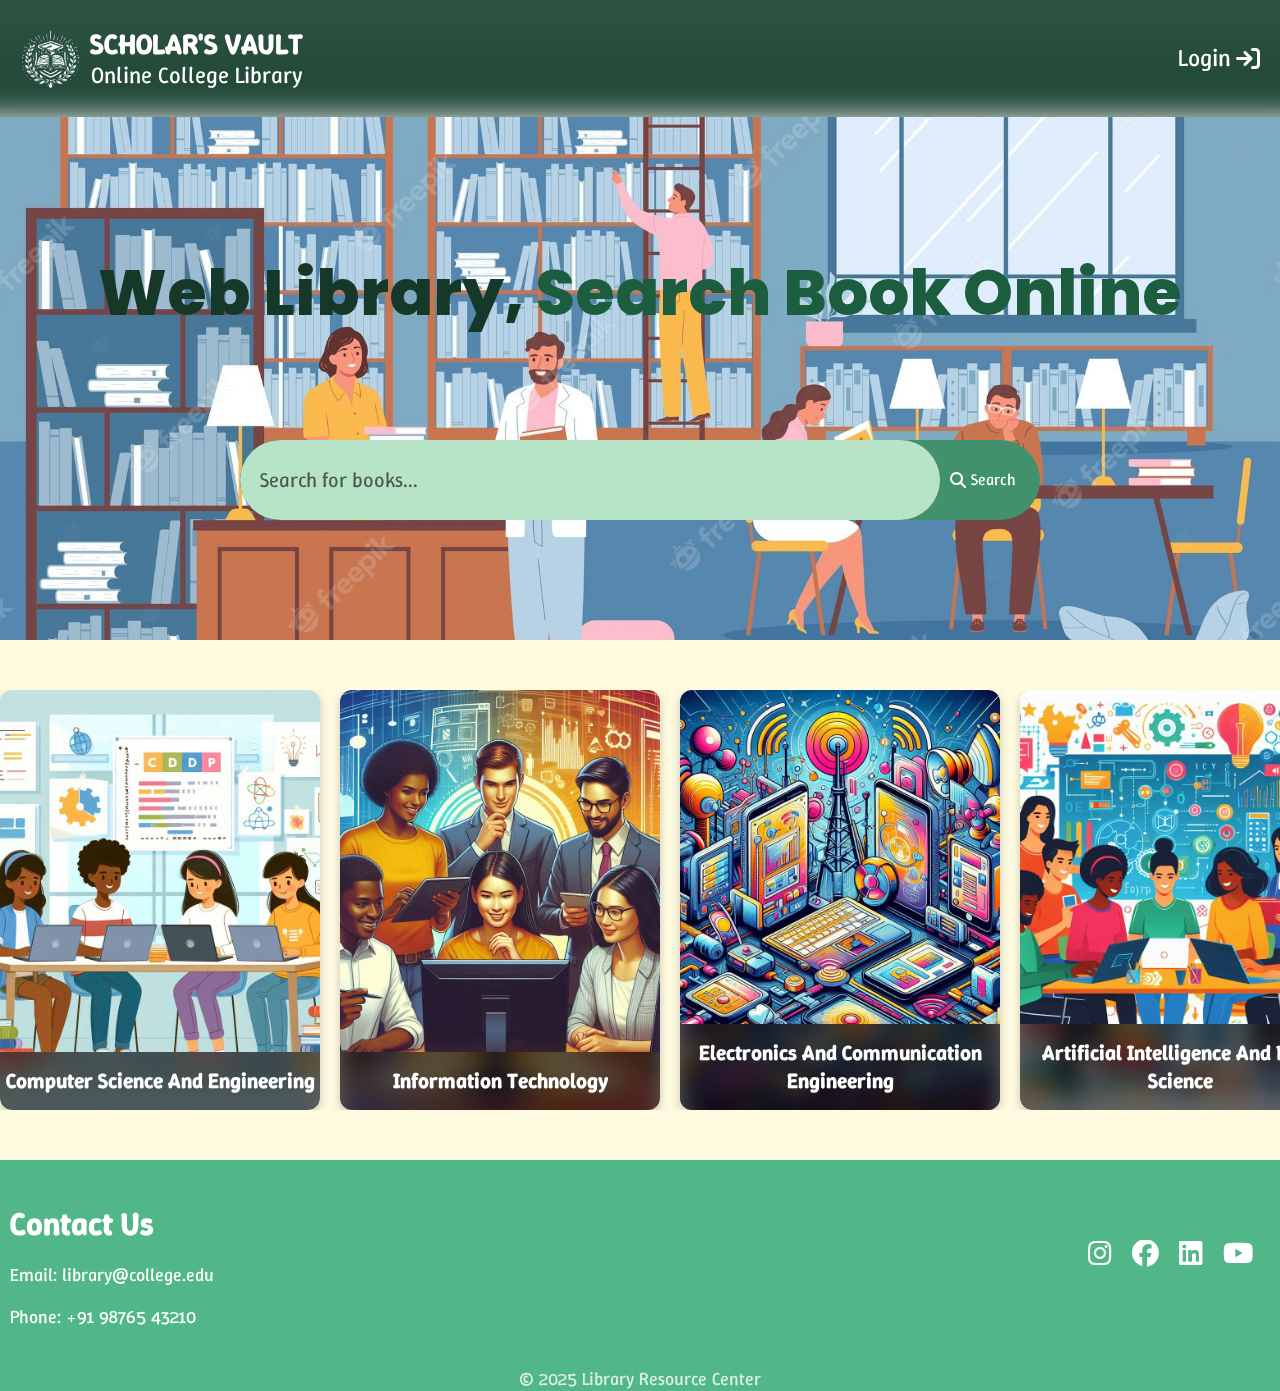
<file: index.html>
<!DOCTYPE html>
<html lang="en">
<head>
    <meta charset="UTF-8">
    <meta name="viewport" content="width=device-width, initial-scale=1.0">
    <title>Library Resource</title>
    <link rel="icon" type="image/png" href="./img/scholar_vault_logo 1.1.png">
    <link rel="stylesheet" href="styles.css">
    <link rel="stylesheet" href="https://cdnjs.cloudflare.com/ajax/libs/font-awesome/6.7.2/css/all.min.css">
    <link rel="preconnect" href="https://fonts.googleapis.com">
    <link rel="preconnect" href="https://fonts.gstatic.com" crossorigin>
    <link href="https://fonts.googleapis.com/css2?family=Montserrat:ital,wght@0,100..900;1,100..900&family=Poppins:ital,wght@0,100;0,200;0,300;0,400;0,500;0,600;0,700;0,800;0,900;1,100;1,200;1,300;1,400;1,500;1,600;1,700;1,800;1,900&family=Winky+Sans:ital,wght@0,300..900;1,300..900&display=swap" rel="stylesheet">
    <link href="https://fonts.googleapis.com/css2?family=Montserrat:ital,wght@0,100..900;1,100..900&family=Oswald:wght@200..700&family=Poppins:ital,wght@0,100;0,200;0,300;0,400;0,500;0,600;0,700;0,800;0,900;1,100;1,200;1,300;1,400;1,500;1,600;1,700;1,800;1,900&family=Winky+Sans:ital,wght@0,300..900;1,300..900&display=swap" rel="stylesheet">
</head>
<body>
    <!-- -------------nav-bar-------------- -->
    <nav>
        <div class="logo">
            <img src="./img/scholar_vault_logo 1.1.png" alt="Logo">
            <h1>SCHOLAR'S VAULT<span class="logo-text">Online College Library</span></h1>
        </div>
        <a href="#" class="login-btn">Login <i class="fa-solid fa-arrow-right-to-bracket"></i></a>
    </nav>
    <!-- -----------nav-bar end------------- -->
    
    <!-- --------------main body---------------- -->
    <main>
        <!-- ----------search bar------------- -->
        <div class="search-bar-box">
            <div id="txt-grp">
                Web Library, <span id="txt">Search Book Online</span>
            </div>
            <div id="search-container">
                <div id="search-bar">Search for books...</div>
                <div id="search-icon">
                    <i class="fa-solid fa-magnifying-glass"></i>
                    <span>Search</span>  
                </div>    
            </div>
        </div>
        
        <div class="scrolling-cards-container">
            <div class="scrolling-cards">
                <div class="card card-1"><span class="card-text">Computer Science And Engineering</span></div>
                <div class="card card-2"><span class="card-text">Information Technology</span></div>
                <div class="card card-3"><span class="card-text">Electronics And Communication Engineering</span></div>
                <div class="card card-4"><span class="card-text">Artificial Intelligence And Data Science</span></div>
                <div class="card card-5"><span class="card-text">Mechatronics Engineering</span></div>
                <div class="card card-6"><span class="card-text">Civil Engineering</span></div>
                <div class="card card-7"><span class="card-text">Mechanical Engineering</span></div>
                <div class="card card-8"><span class="card-text">Industrial And Production</span></div>
                <div class="card card-9"><span class="card-text">Non-Academic</span></div>
            </div>
        
            <!-- Duplicate of the scrolling cards for infinite effect -->
            <div class="scrolling-cards">
                <div class="card card-1"><span class="card-text">Computer Science And Engineering</span></div>
                <div class="card card-2"><span class="card-text">Information Technology</span></div>
                <div class="card card-3"><span class="card-text">Electronics And Communication Engineering</span></div>
                <div class="card card-4"><span class="card-text">Artificial Intelligence And Data Science</span></div>
                <div class="card card-5"><span class="card-text">Mechatronics Engineering</span></div>
                <div class="card card-6"><span class="card-text">Civil Engineering</span></div>
                <div class="card card-7"><span class="card-text">Mechanical Engineering</span></div>
                <div class="card card-8"><span class="card-text">Industrial And Production</span></div>
                <div class="card card-9"><span class="card-text">Non-Academic</span></div>
            </div>
        </div>
        
    </main>

    <div id="search-modal" class="modal hidden">
        <div class="modal-content">
            <span class="close-btn" id="close-modal">&times;</span>
            <div class="model-side-bar">
                <img src="./img/domain-choose.svg" alt="">
            </div>
            <div class="bubble-container">
                <div>
                    <div class="modal-img">
                        <img src="./img/img1.png" height="100px" alt="">
                    </div><br>
                    <span class="category">CSE</span>
                </div>
                <div>
                    <a href="./DeptOfIT/IT.html" style="text-decoration: none; color: black;">
                        <div class="modal-img">
                            <img src="./img/img2.png" height="100px" alt="">
                        </div><br>
                        <span class="category">IT</span>
                    </a>
                </div>
                <div>
                    <div class="modal-img">
                        <img src="./img/img3.png" height="100px" alt="">
                    </div><br>
                    <span class="category">ECE</span>
                </div>
                <div>
                    <div class="modal-img">
                        <img src="./img/img4.png" height="100px" alt="">
                    </div><br>
                    <span class="category">AIADS</span>
                </div>
                <div>
                    <div class="modal-img">
                        <img src="./img/img4.png" height="100px" alt="">
                    </div><br>
                    <span class="category">MT</span>
                </div>
                <div>
                    <div class="modal-img">
                        <img src="./img/img4.png" height="100px" alt="">
                    </div><br>
                    <span class="category">CE</span>
                </div>
                <div>
                    <div class="modal-img">
                        <img src="./img/img4.png" height="100px" alt="">
                    </div><br>
                    <span class="category">ME</span>
                </div>
                <div>
                    <div class="modal-img">
                        <img src="./img/img4.png" height="100px" alt="">
                    </div><br>
                    <span class="category">IP</span>
                </div>
                <div>
                    <div class="modal-img">
                        <img src="./img/img4.png" height="100px" alt="">
                    </div><br>
                    <span class="category">Non-Academin</span>
                </div>
            </div>
        </div>
    </div>
    <!-- ------------------main body end------------------ -->

    <!-- --------------footer------------------ -->
    <footer>
        <div class="footer-content">
            <div class="contact-info">
                <h3>Contact Us</h3>
                <p>Email: library@college.edu</p>
                <p>Phone: +91 98765 43210</p>
            </div>
            <div class="social-icons">
                <a href="https://www.instagram.com" title="Instagram"><i class="fa-brands fa-instagram"></i></a>
                <a href="https://www.facebook.com" title="Facebook"><i class="fa-brands fa-facebook"></i></a>
                <a href="https://www.linkedin.com" title="LinkedIn"><i class="fa-brands fa-linkedin"></i></a>
                <a href="https://www.youtube.com" title="YouTube"><i class="fa-brands fa-youtube"></i></a>
            </div>
        </div>
        <div class="footer-bottom">
            &copy; 2025 Library Resource Center
        </div>
    </footer>
    

    <script src="script.js"></script>
</body>
</html>
</file>
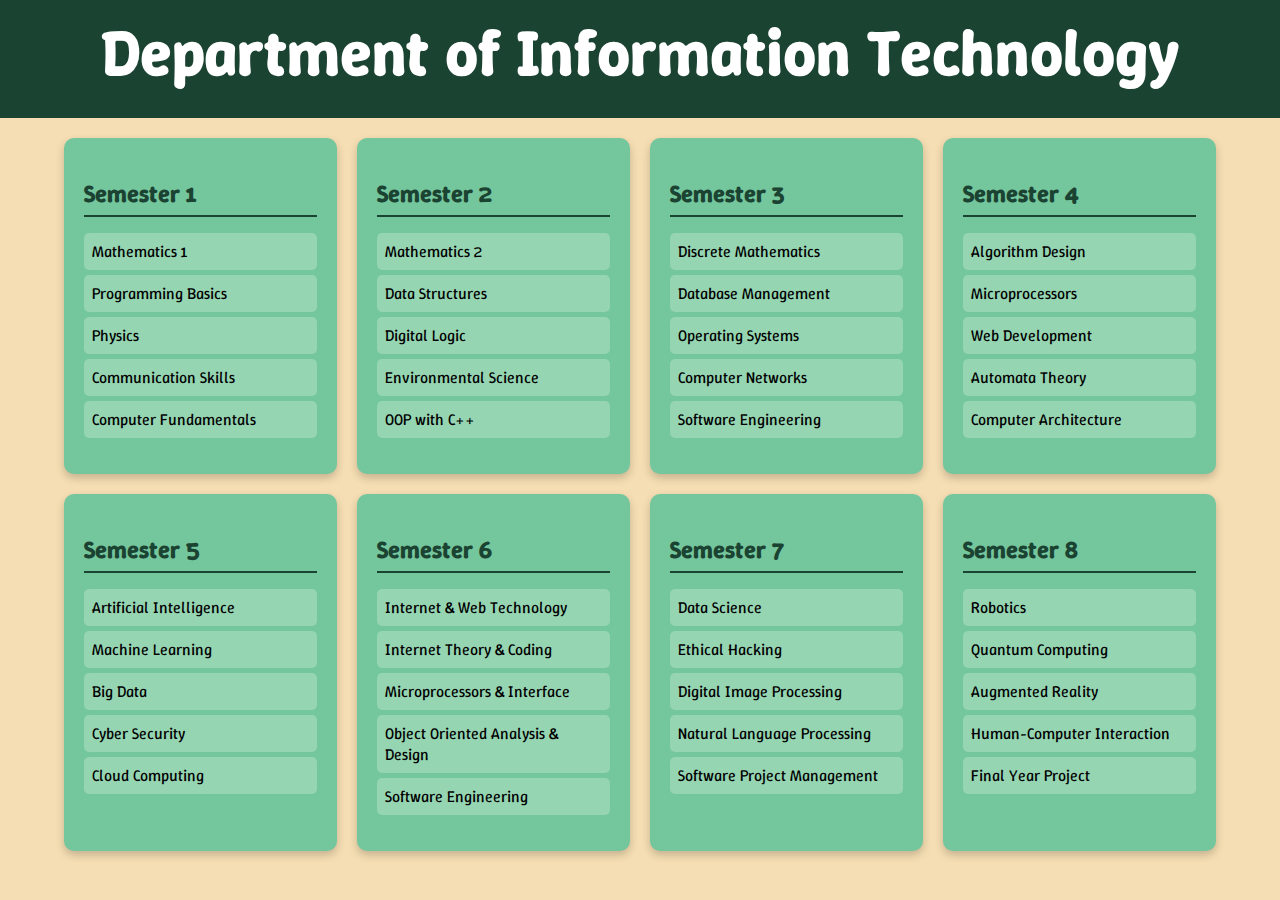
<file: DeptOfIT/IT.html>
<!DOCTYPE html>
<html lang="en">
<head>
    <meta charset="UTF-8">
    <meta name="viewport" content="width=device-width, initial-scale=1.0">
    <title>Department of IT</title>
    <link rel="icon" type="image/png" href="../img/scholar_vault_logo 1.1.png">
    <link rel="stylesheet" href="IT.css">
    <link rel="stylesheet" href="https://cdnjs.cloudflare.com/ajax/libs/font-awesome/6.7.2/css/all.min.css">
    <link rel="preconnect" href="https://fonts.googleapis.com">
    <link rel="preconnect" href="https://fonts.gstatic.com" crossorigin>
    <link href="https://fonts.googleapis.com/css2?family=Montserrat:ital,wght@0,100..900;1,100..900&family=Poppins:ital,wght@0,100;0,200;0,300;0,400;0,500;0,600;0,700;0,800;0,900;1,100;1,200;1,300;1,400;1,500;1,600;1,700;1,800;1,900&family=Winky+Sans:ital,wght@0,300..900;1,300..900&display=swap" rel="stylesheet">
    <link href="https://fonts.googleapis.com/css2?family=Montserrat:ital,wght@0,100..900;1,100..900&family=Oswald:wght@200..700&family=Poppins:ital,wght@0,100;0,200;0,300;0,400;0,500;0,600;0,700;0,800;0,900;1,100;1,200;1,300;1,400;1,500;1,600;1,700;1,800;1,900&family=Winky+Sans:ital,wght@0,300..900;1,300..900&display=swap" rel="stylesheet">
</head>
<body>
    <div class="container">
        <h1>Department of Information Technology</h1>
        <div class="grid">
            <div class="card">
                <h2>Semester 1</h2>
                <ul>
                    <li>Mathematics 1</li>
                    <li>Programming Basics</li>
                    <li>Physics</li>
                    <li>Communication Skills</li>
                    <li>Computer Fundamentals</li>
                </ul>
            </div>
            <div class="card">
                <h2>Semester 2</h2>
                <ul>
                    <li>Mathematics 2</li>
                    <li>Data Structures</li>
                    <li>Digital Logic</li>
                    <li>Environmental Science</li>
                    <li>OOP with C++</li>
                </ul>
            </div>
            <div class="card">
                <h2>Semester 3</h2>
                <ul>
                    <li>Discrete Mathematics</li>
                    <li>Database Management</li>
                    <li>Operating Systems</li>
                    <li>Computer Networks</li>
                    <li>Software Engineering</li>
                </ul>
            </div>
            <div class="card">
                <h2>Semester 4</h2>
                <ul>
                    <li>Algorithm Design</li>
                    <li>Microprocessors</li>
                    <li>Web Development</li>
                    <li>Automata Theory</li>
                    <li>Computer Architecture</li>
                </ul>
            </div>
            <div class="card">
                <h2>Semester 5</h2>
                <ul>
                    <li>Artificial Intelligence</li>
                    <li>Machine Learning</li>
                    <li>Big Data</li>
                    <li>Cyber Security</li>
                    <li>Cloud Computing</li>
                </ul>
            </div>
            <a href="#" style="text-decoration: none;">
                <div class="card">
                    <h2>Semester 6</h2>
                    <ul style="color: black;">
                        <li>Internet & Web Technology</li>
                        <li>Internet Theory & Coding</li>
                        <li>Microprocessors & Interface</li>
                        <li>Object Oriented Analysis & Design</li>
                        <li>Software Engineering</li>
                    </ul>
                </div>
            </a>
            <div class="card">
                <h2>Semester 7</h2>
                <ul>
                    <li>Data Science</li>
                    <li>Ethical Hacking</li>
                    <li>Digital Image Processing</li>
                    <li>Natural Language Processing</li>
                    <li>Software Project Management</li>
                </ul>
            </div>
            <div class="card">
                <h2>Semester 8</h2>
                <ul>
                    <li>Robotics</li>
                    <li>Quantum Computing</li>
                    <li>Augmented Reality</li>
                    <li>Human-Computer Interaction</li>
                    <li>Final Year Project</li>
                </ul>
            </div>
        </div>
    </div>
</body>
</html>
</file>
<file: styles.css>
*{
    overflow-x: hidden;
    overflow-y: auto;
        /* scrollbar-width: none; For Firefox */
    }
    
    *::-webkit-scrollbar {
        display: none; /* For Chrome, Safari, and Edge */
}

body {
    font-family: "Winky Sans", sans-serif;
    /* font-optical-sizing: auto; */
    /* font-weight: 100px; */
    /* font-style: normal; */
    margin: 0;
    padding: 0;
    text-align: center;
}

/* ----- NAVIGATION BAR ----- */
nav {
    display: flex;
    justify-content: space-between;
    align-items: center;
    background: #1b4332;
    color: white;
    padding: 8px 20px; 
    position: relative;
    max-width: 100%; /* Makes the navbar sit within the content width */
    /* margin: 20px auto; */
    /* border-radius: 12px; */
    box-shadow: 0px 4px 10px rgba(0, 0, 0, 0.2); /* Subtle shadow for depth */
    overflow: hidden;
    z-index: -10;
}

/* White Blurry Gradient Overlay */
nav::before {
    content: "";
    position: absolute;
    top: -20%;
    left: 0;
    width: 100%;
    height: 140%; /* Extends beyond navbar for better blur effect */
    background: linear-gradient(to bottom, rgba(255, 255, 255, 0.1), transparent); /* White gradient */
    -webkit-backdrop-filter: blur(15px); /* Safari support */
    backdrop-filter: blur(15px); /* Soft blur effect */
    z-index: -1; /* Places the blur behind the navbar content */
}

/* Logo Section */
.logo {
    display: flex;
    align-items: center;
    gap: 10px;
}

.logo img {
    height: 60px; /* Adjusted for a slimmer navbar */
}

.logo h1 {
    font-size: 1.8em;
    display: flex;
    flex-direction: column;
    line-height: 1.2;
}

.logo-text {
    font-size: 0.8em;
    font-weight: lighter;
}

/* Login Button */
.login-btn{
    color: white;
    text-decoration: none;
    font-size: 1.5em;
    transition: color 0.3s ease-in-out;
    cursor: pointer;
    display: flex;
    align-items: center;
    gap: 5px;
}

.login-btn:hover {
    color: red;
}

/* main body */

main{
    display: flex;
    flex-direction: column;
    align-items: center;
    background-color: #fefae0;
}

.search-bar-box {
    width: 100vw;
    height: auto;
    padding: 20px;
    background: url('./img/search\ bar\ bg\ img.jpg') no-repeat center center; /* Background image */
    background-size: cover; /* Ensures it covers the entire container */
    position: relative;
    overflow: hidden;
    display: flex;
    flex-direction: column;
    justify-content: center;
    align-items: center;
    padding-top: 10%;
}

#txt-grp{
    font-family: "Poppins", sans-serif;
    font-size: 4em;
    font-weight: 800;
    color: #153829;
}

#txt{
    color: #1d5d3f;
}

/* search-bar */
#search-container {
    margin-top: 100px;
    margin-bottom: 100px;
    background-color: #40916c;
    border-radius: 50px;
    width: 800px;
    max-width: 950px;
    height: 80px;
    display: flex;
    flex-direction: row;
    align-items: center;
    gap: 10px;
    /* padding-right: 10px; */
}

#search-bar{
    height: 100%;
    width: 85%;
    font-size: larger;
    padding-left: 10px;
    border-radius: 50px;
    border: black;
    background-color: #b7e4c7;
    color: rgba(0, 0, 0, 0.6);
    display: flex;
    justify-content: left;
    align-items: center;
    font-size: 1.3em;
    padding-left: 20px;
}

#search-icon{
    display: flex;
    flex-direction: row;
    align-items: center;
    justify-content: center;
    gap: 5px;
    color: white;
}


/* Scrolling Cards Container */
.scrolling-cards-container {
    width: 100vw;
    overflow: hidden; /* Hide overflow */
    display: flex;
    position: relative;
    padding-top: 50px;
    margin-bottom: 50px;
}

/* Scrolling Cards Wrapper */
.scrolling-cards {
    display: flex;
    gap: 20px; /* Remove extra spacing */
    min-width: 200%;
    animation: scroll 20s linear infinite; /* Smooth infinite scrolling */
}

/* Card Styling */
.card {
    display: flex;
    justify-content: center;
    align-items: flex-end;
    position: relative;
    border-radius: 12px;
    width: 320px; /* Fixed width */
    height: 420px; /* Fixed height */
    flex-shrink: 0;
    font-size: 1.2em;
    font-weight: bold;
    text-align: center;
    color: white;
    overflow: hidden;
    box-shadow: 0 4px 10px rgba(0, 0, 0, 0.2);
    transition: transform 0.3s ease-in-out;
}



/* Background Images for Cards */
.card-1 { background: url(./img/img1.png) center/cover no-repeat; } 
.card-2 { background: url(./img/img2.png) center/cover no-repeat; } 
.card-3 { background: url(./img/img3.png) center/cover no-repeat; } 
.card-4 { background: url(./img/img4.png) center/cover no-repeat; } 
.card-5 { background: url(./img/img4.png) center/cover no-repeat; } 
.card-6 { background: url(./img/img4.png) center/cover no-repeat; } 
.card-7 { background: url(./img/img4.png) center/cover no-repeat; } 
.card-8 { background: url(./img/img4.png) center/cover no-repeat; } 
.card-9 { background: url(./img/img4.png) center/cover no-repeat; }
/* Blur Effect for Text */

.card-text {
    position: absolute;
    bottom: 0;
    width: 100%;
    padding: 15px;
    background: rgba(0, 0, 0, 0.6);
    -webkit-backdrop-filter: blur(12px); /* Safari support */
    backdrop-filter: blur(12px);
    text-align: center;
    font-size: 1.1em;
    font-weight: bold;
    color: white;
    border-bottom-left-radius: 12px;
    border-bottom-right-radius: 12px;
}

/* Infinite Scrolling Animation */
@keyframes scroll {
    from { transform: translateX(0); }
    to { transform: translateX(-100%); } /* Moves left continuously */
}

/* Responsive Adjustments */
@media (max-width: 768px) {
    .scrolling-cards-container {
        padding: 20px;
    }
    .scrolling-cards {
        gap: 15px;
        animation: scroll 30s linear infinite; /* Slower on small screens */
    }
    .card {
        width: 250px;
        height: 350px;
        font-size: 1em;
    }
    .card-text {
        font-size: 0.9em;
        padding: 10px;
    }
}



.modal {
    position: fixed;
    top: 0;
    left: 0;
    width: 100%;
    height: 100%;
    background: rgba(0, 0, 0, 0.5);
    display: flex;
    justify-content: center;
    align-items: center;
}

.modal-content {
    background-color: whitesmoke;
    /* padding-left: 50px; */
    /* padding-right: 50px; */
    /* padding-bottom: 50px; */
    /* padding-top: 50px; */
    border-radius: 10px;
    position: relative;
    width: 1000px;
    font-size: large;
    display: flex;
    flex-direction: row;
    row-gap: 0;
}

.bubble-container > *{
    display:flex;
    flex-direction: column;
    justify-content: center;
    align-items: center;
}

.modal-img {
    width: 150px; /* Set width */
    height: 150px; /* Set height (same as width for a perfect circle) */
    border-radius: 50%; /* Makes it circular */
    overflow: hidden; /* Ensures the image does not overflow */
    border: 3px solid black; /* Black border */
    margin: 10px 0;
}

.modal-img img {
    width: 100%; /* Makes the image fill the div */
    height: 100%; /* Ensures full height */
    object-fit: cover; /* Crops the image to fit without distortion */
    transition: transform 0.3s ease-in-out; /* Smooth hover effect */
}

.modal-img:hover img {
    transform: scale(1.2);
}


.close-btn {
    position: absolute;
    top: 10px;
    right: 10px;
    cursor: pointer;
    font-size: 30px;
}

.hidden {
    display: none;
}

.bubble-container {
    display: grid;
    grid-template-columns: repeat(3, 1fr); /* Creates 3 equal columns */
    grid-template-rows: repeat(3, 1fr); /* Creates 3 equal rows */
    /* gap: 50px ;  */
    gap: 10px 0;
    width: 100%; /* Ensures full width */
    max-width: 700px; /* Optional: Limits width for a neat layout */
    margin: auto; /* Centers the grid */
}

.model-side-bar{
    background-color: #52b788;
    display: flex;
    justify-content: center;
    text-align: center;
    width: 295px;
    /* padding-top: 5%; */
}

footer {
    background-color: #52b788;
    color: white;
    /* padding: 20px 0; */
    text-align: center;
    font-size: large;
}

/* Footer Flexbox Layout */
.footer-content {
    display: flex;
    justify-content: space-between;
    align-items: center;
    max-width: 1500px;
    margin: auto;
    padding: 10px 10px;
}

/* Contact Info */
.contact-info {
    text-align: left;
}

.contact-info h3 {
    margin-bottom: 5px;
    font-size: 1.8em;
}

/* Social Media Icons */
.social-icons {
    display: flex;
    gap: 20px;
    width: 200px;
    height: 100px;
    display: flex;
    justify-content: center;
    align-items: center;
}

.social-icons a {
    color: white;
    font-size: 1.5em;
    transition: transform 0.3s ease-in-out;
}

.social-icons a:hover {
    transform: scale(1.2);
    color: #f4f4f4;
}

/* Instagram (Gradient: Pink, Orange, Purple) */
.social-icons a[href*="instagram"]:hover {
    background: linear-gradient(45deg, #F58529, #FEDA77, #DD2A7B,#8134AF,#515BD4);
    -webkit-background-clip: text;
    background-clip: text;
    -webkit-text-fill-color: transparent;
}

/* Facebook (Official Blue) */
.social-icons a[href*="facebook"]:hover {
    background: linear-gradient(to top, #0165E1, #17A9FD);
    -webkit-background-clip: text;
    background-clip: text;
    -webkit-text-fill-color: transparent;
}

/* LinkedIn (Deep Blue) */
.social-icons a[href*="linkedin"]:hover {
    color: #0A66C2;
}

/* YouTube (Official Red) */
.social-icons a[href*="youtube"]:hover {
   color: #FF0000;
}

/* Footer Bottom */
.footer-bottom {
    margin-top: 10px;
    font-size: 1em;
    opacity: 0.8;
}
</file>
<file: DeptOfIT/IT.css>
body {
    font-family: "Winky Sans", sans-serif;
    background-color: #e6f4ea;
    margin: 0;
    padding: 0;
    text-align: center;
    background-color: wheat;
    overflow-x: hidden;
    overflow-y: auto;
        /* scrollbar-width: none; For Firefox */
    }
    *::-webkit-scrollbar {
        display: none; /* For Chrome, Safari, and Edge */
}

.container {
    width: 100%;
    height: 100vh;
}

h1 {
    color: white;
    margin-bottom: 20px;
    font-size: 4rem;
    margin-top: 0;
    background-color: #1b4332;
    padding-top: 10px;
    height: 12%;
}

.grid {
    width: 90%;
    margin: 20px auto;
    display: grid;
    grid-template-columns: repeat(4, 1fr);
    gap: 20px;
    justify-content: center;
}
.card {
    background: #74c69d;
    padding: 20px;
    border-radius: 10px;
    box-shadow: 0 4px 8px rgba(0, 0, 0, 0.2);
    text-align: left;
}
.card:hover{
    transform: scale(1.05);
    transition: all ease-in-out;
}
.card h2 {
    color: #1b4332;
    border-bottom: 2px solid #1b4332;
    padding-bottom: 5px;
    margin-bottom: 10px;
}
ul {
    list-style-type: none;
    padding: 0;
}
li {
    background: #95d5b2;
    padding: 8px;
    margin: 5px 0;
    border-radius: 5px;
}
</file>
